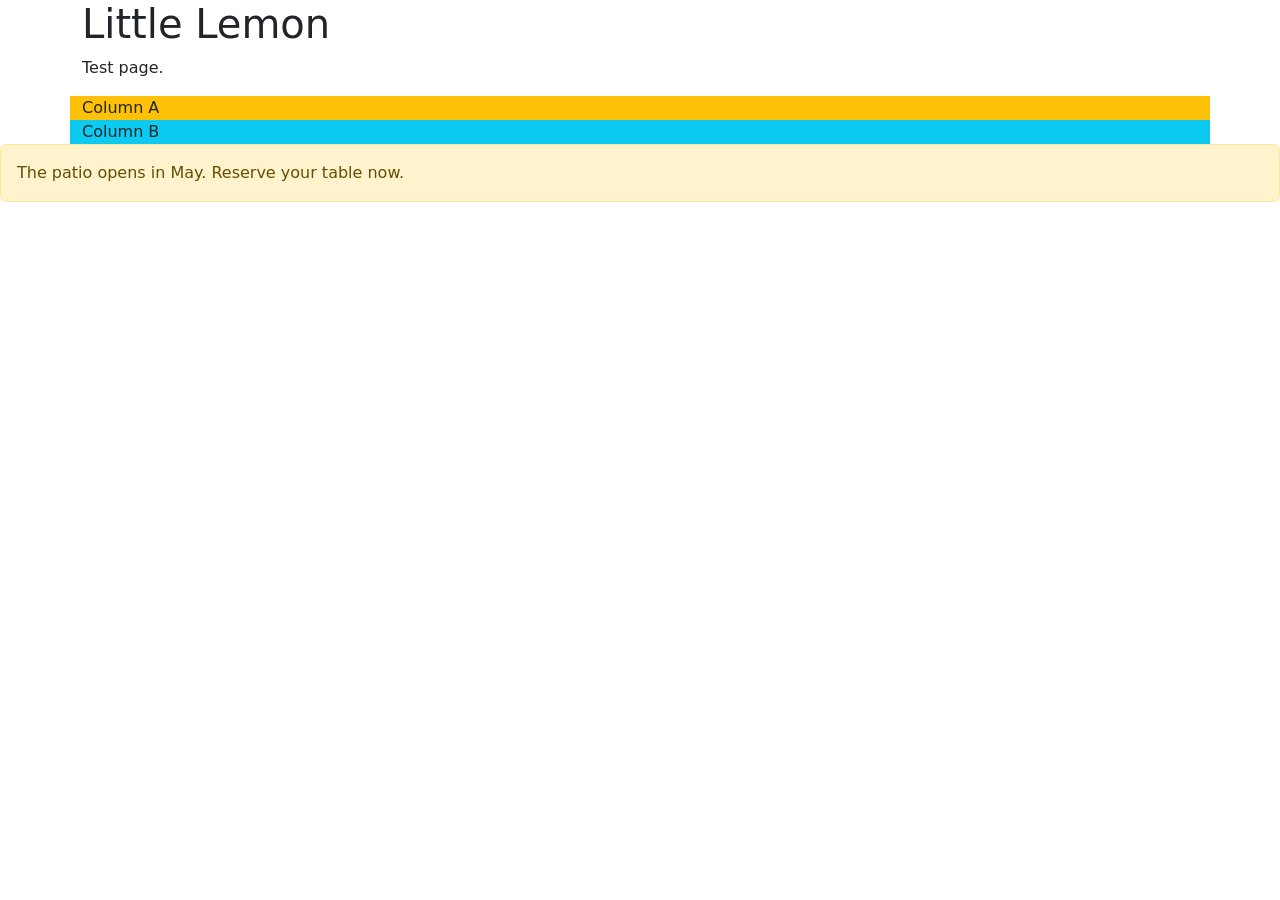
<file: cyoa/DinoCYOA/engine/bootsrap.html>
<!DOCTYPE html>
<html lang="en">
<head>
  <meta charset="UTF-8">
  <meta name="viewport" content="width=device-width, initial-scale=1">
  <title>Bootstrap test page</title>
  <link href="https://cdn.jsdelivr.net/npm/bootstrap@5.3.3/dist/css/bootstrap.min.css" rel="stylesheet">
</head>
<body>
  <div class="container">
    <h1>Little Lemon</h1>
    <p>Test page.</p>
    <div class="row">
      <div class="col-12 col-md-6 col-lg-12 bg-warning">Column A</div>
      <div class="col-12 bg-info">Column B</div>
    </div>
  </div>
  <div class="alert alert-warning" role="alert">
    The patio opens in May. Reserve your table now.
  </div>
</body>
</html>



<!--
  1) 
    A) 768-991px, and breaks it into 4 columns
    B) 576-767px and breaks it into 12 columns
    C) 1400+px, and into 3 columns
    D) 0-575px, 9 columns
  5) Past 1400 you need to use xxl


-->
</file>
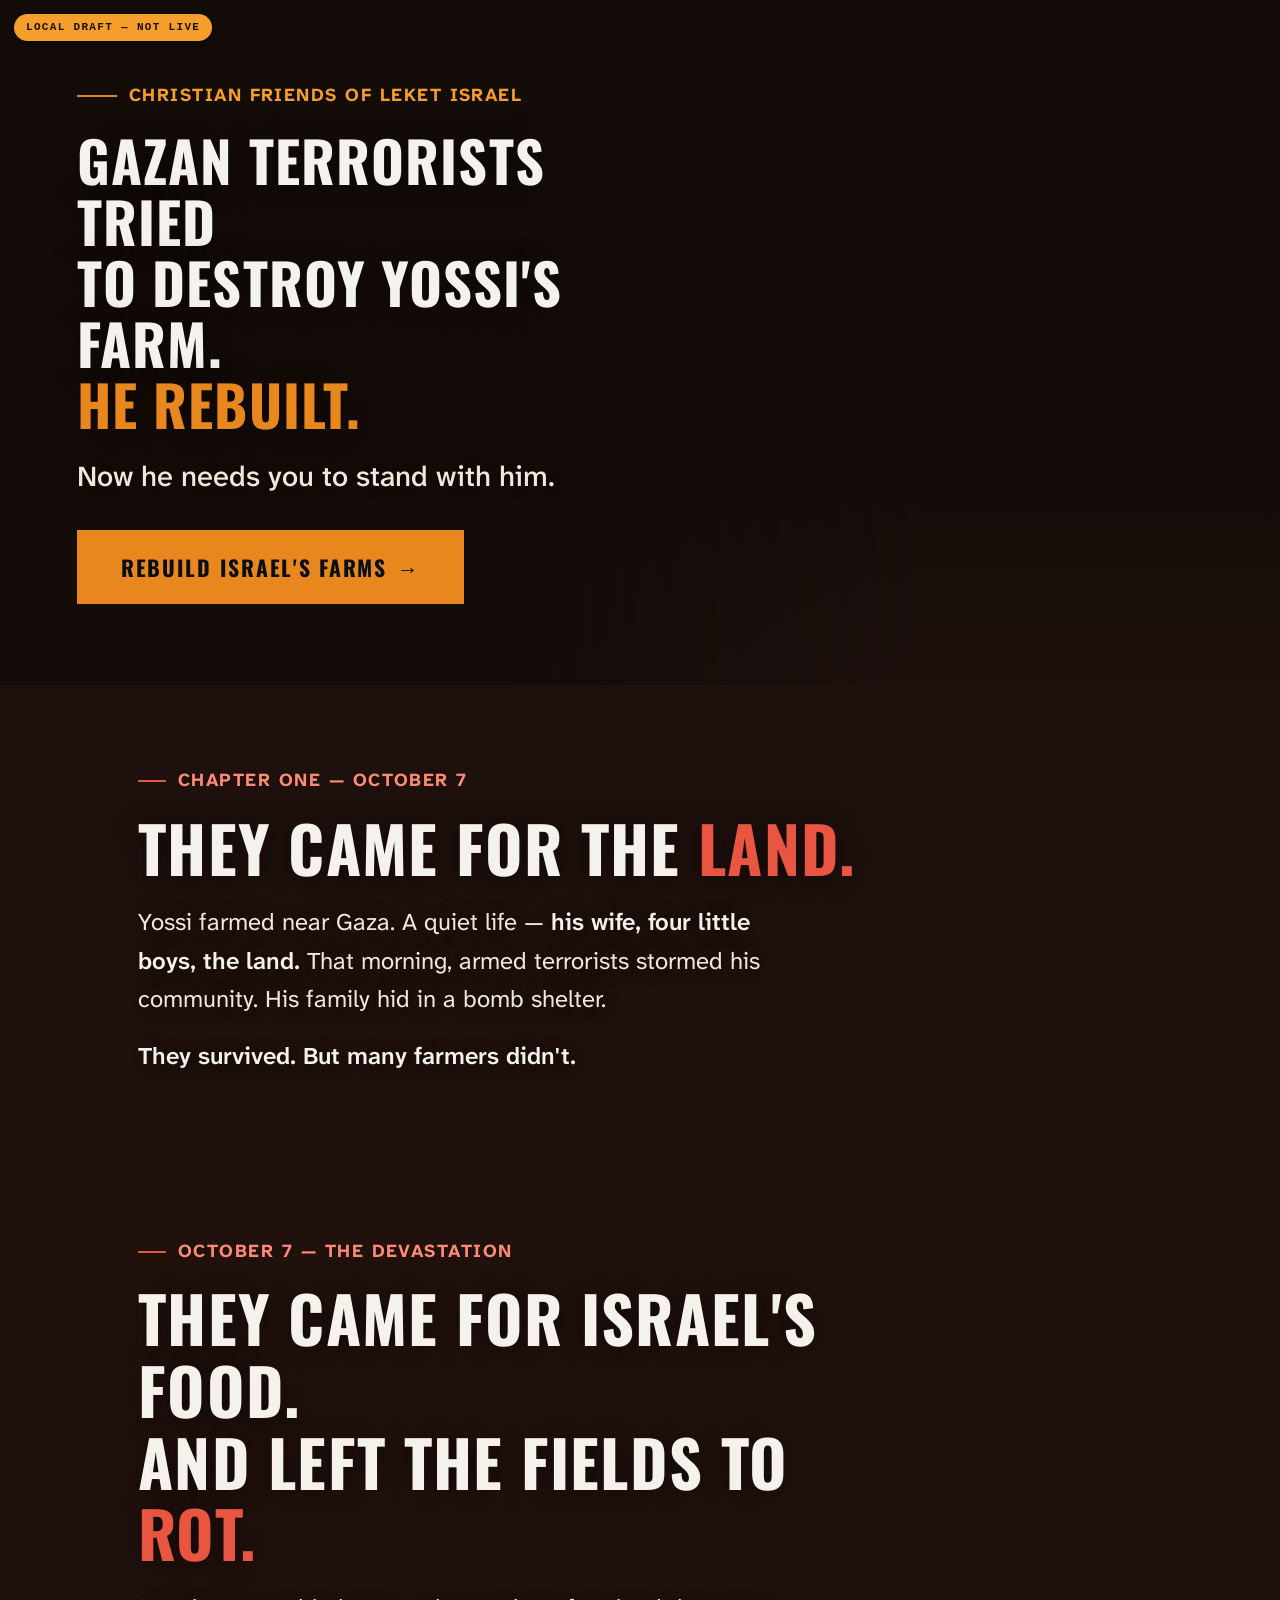
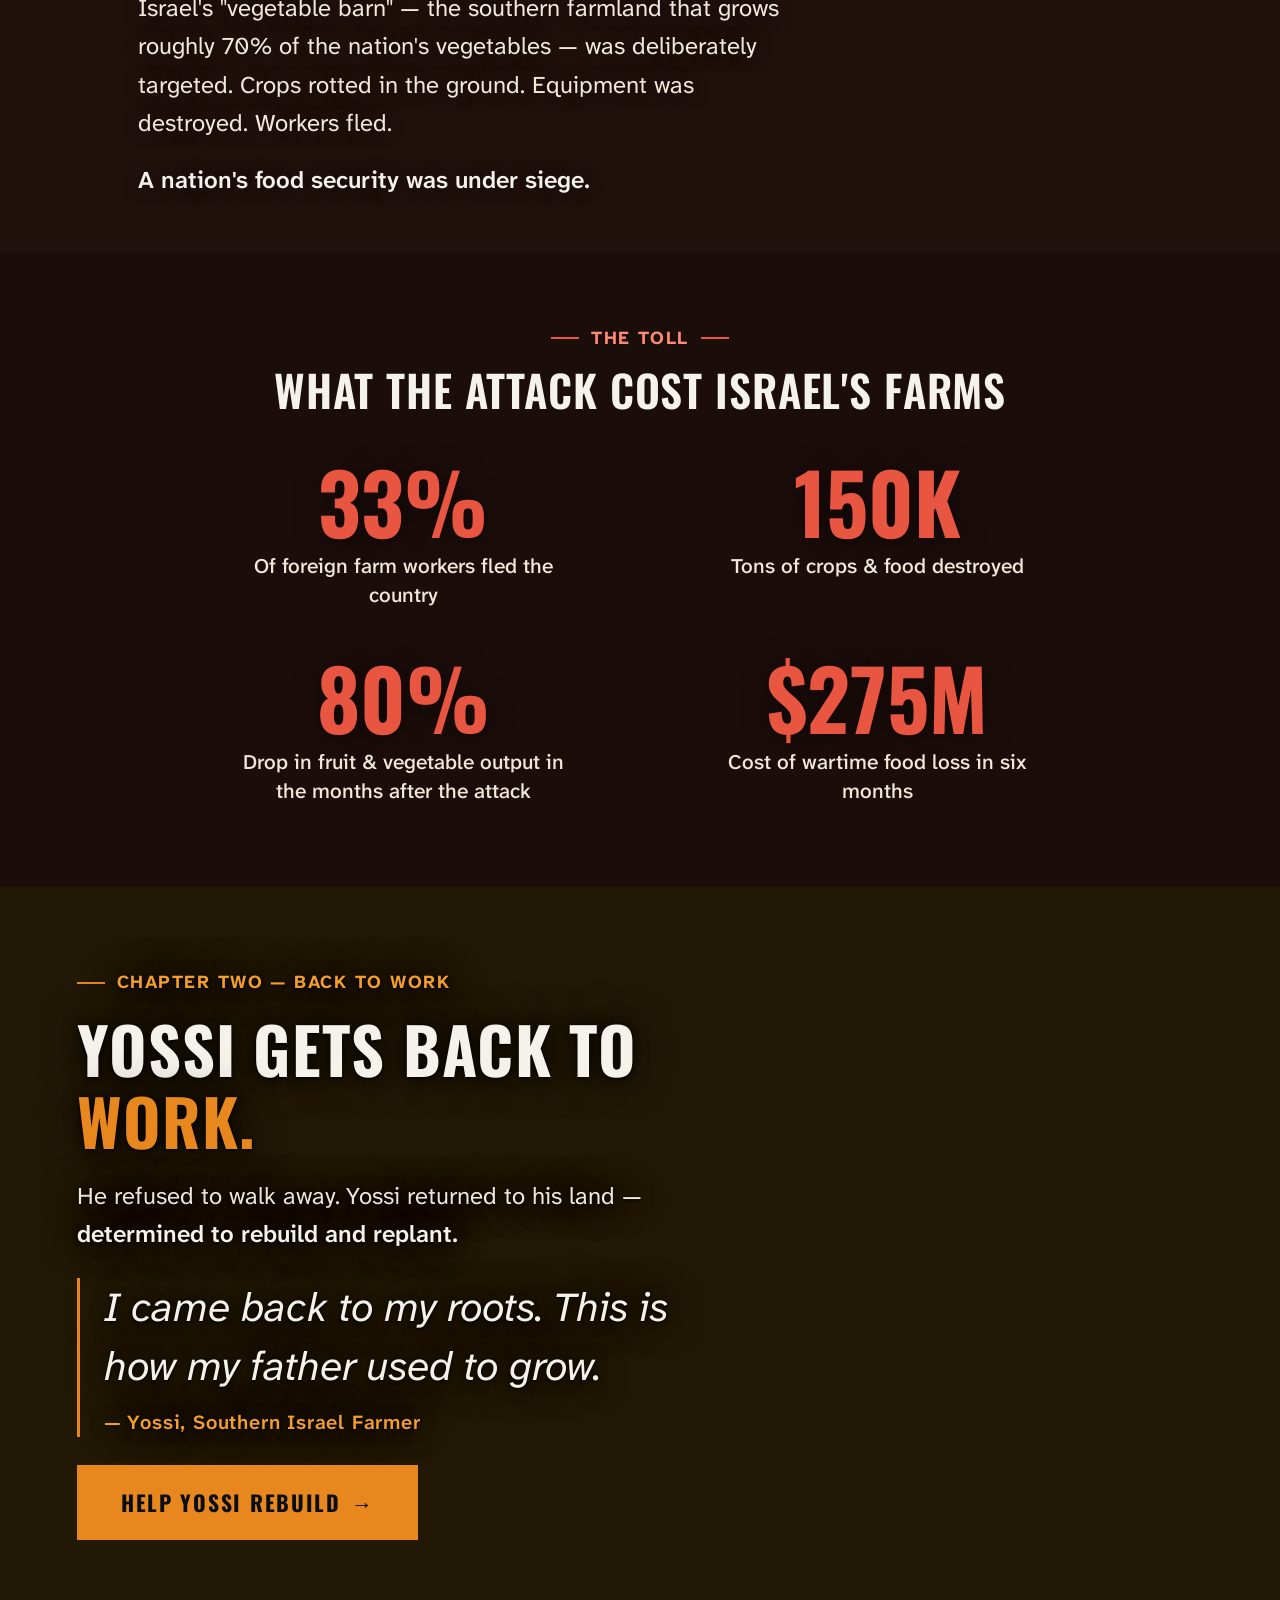
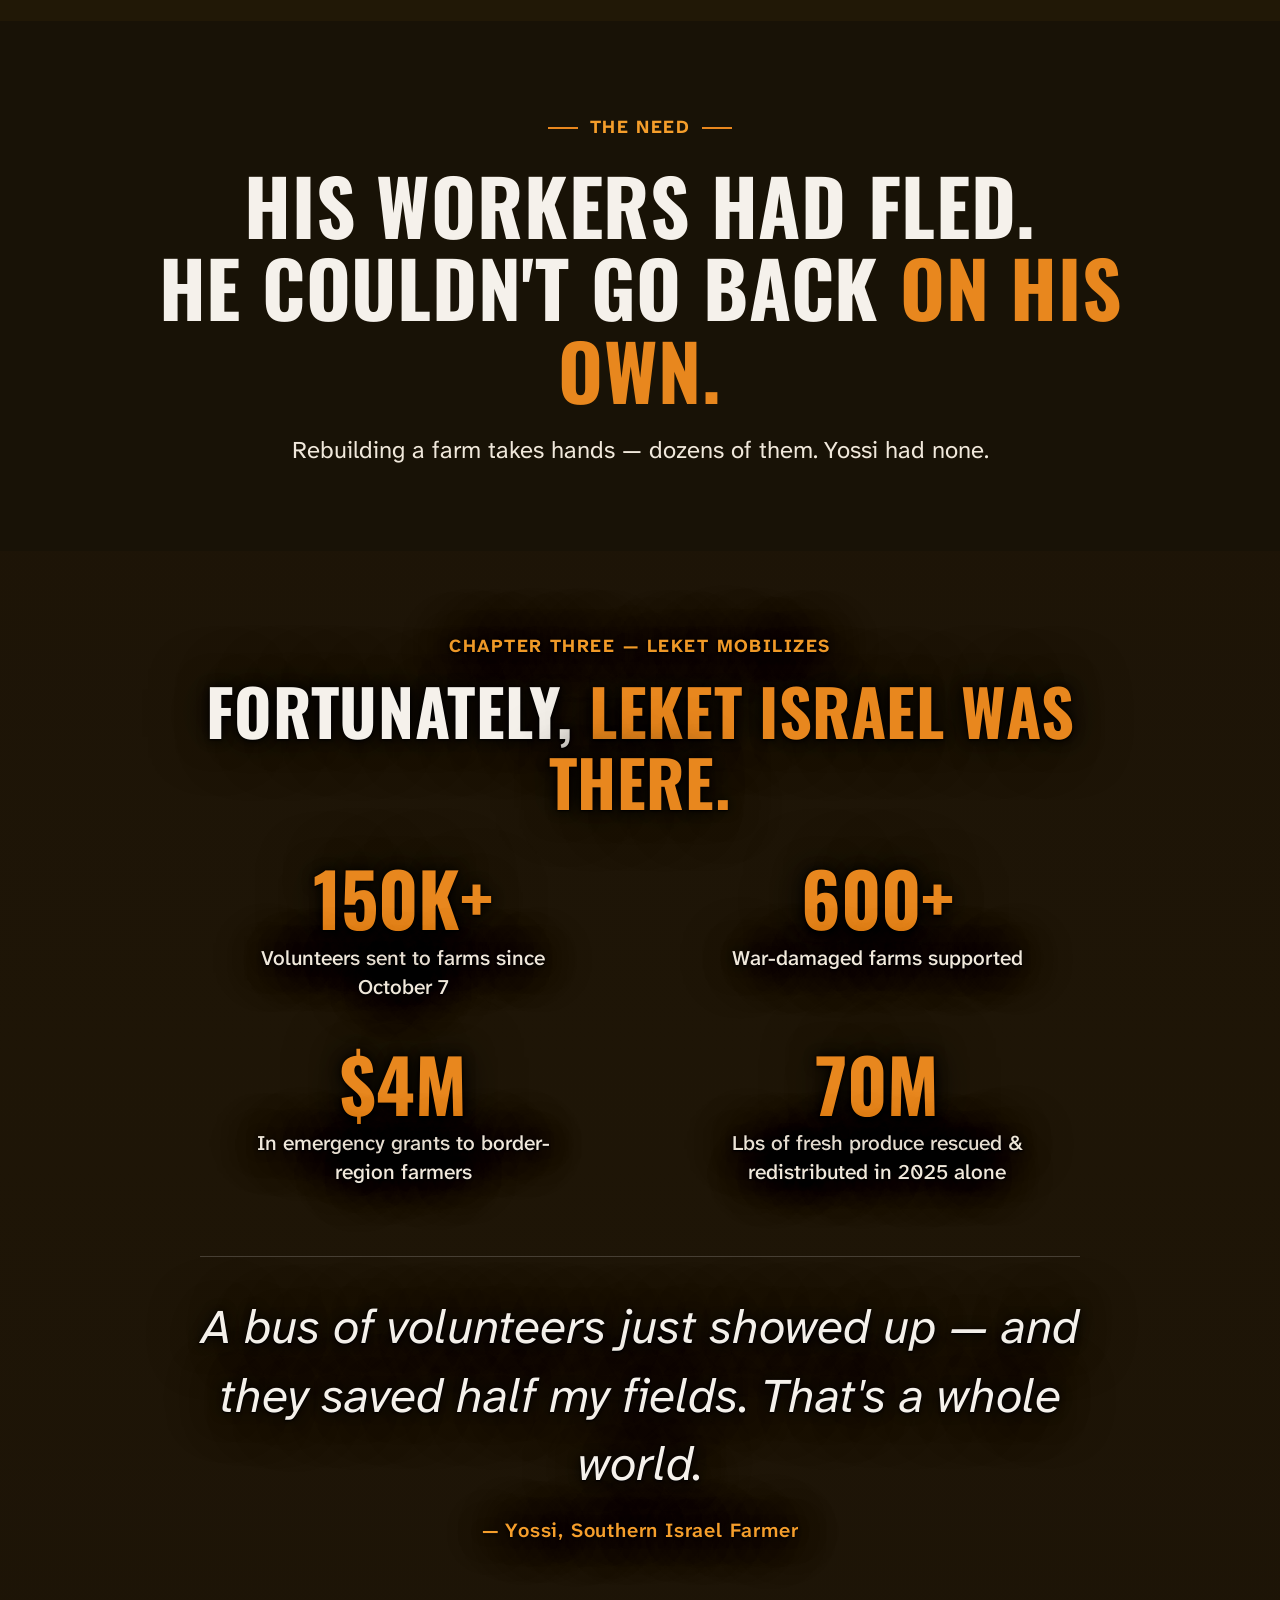
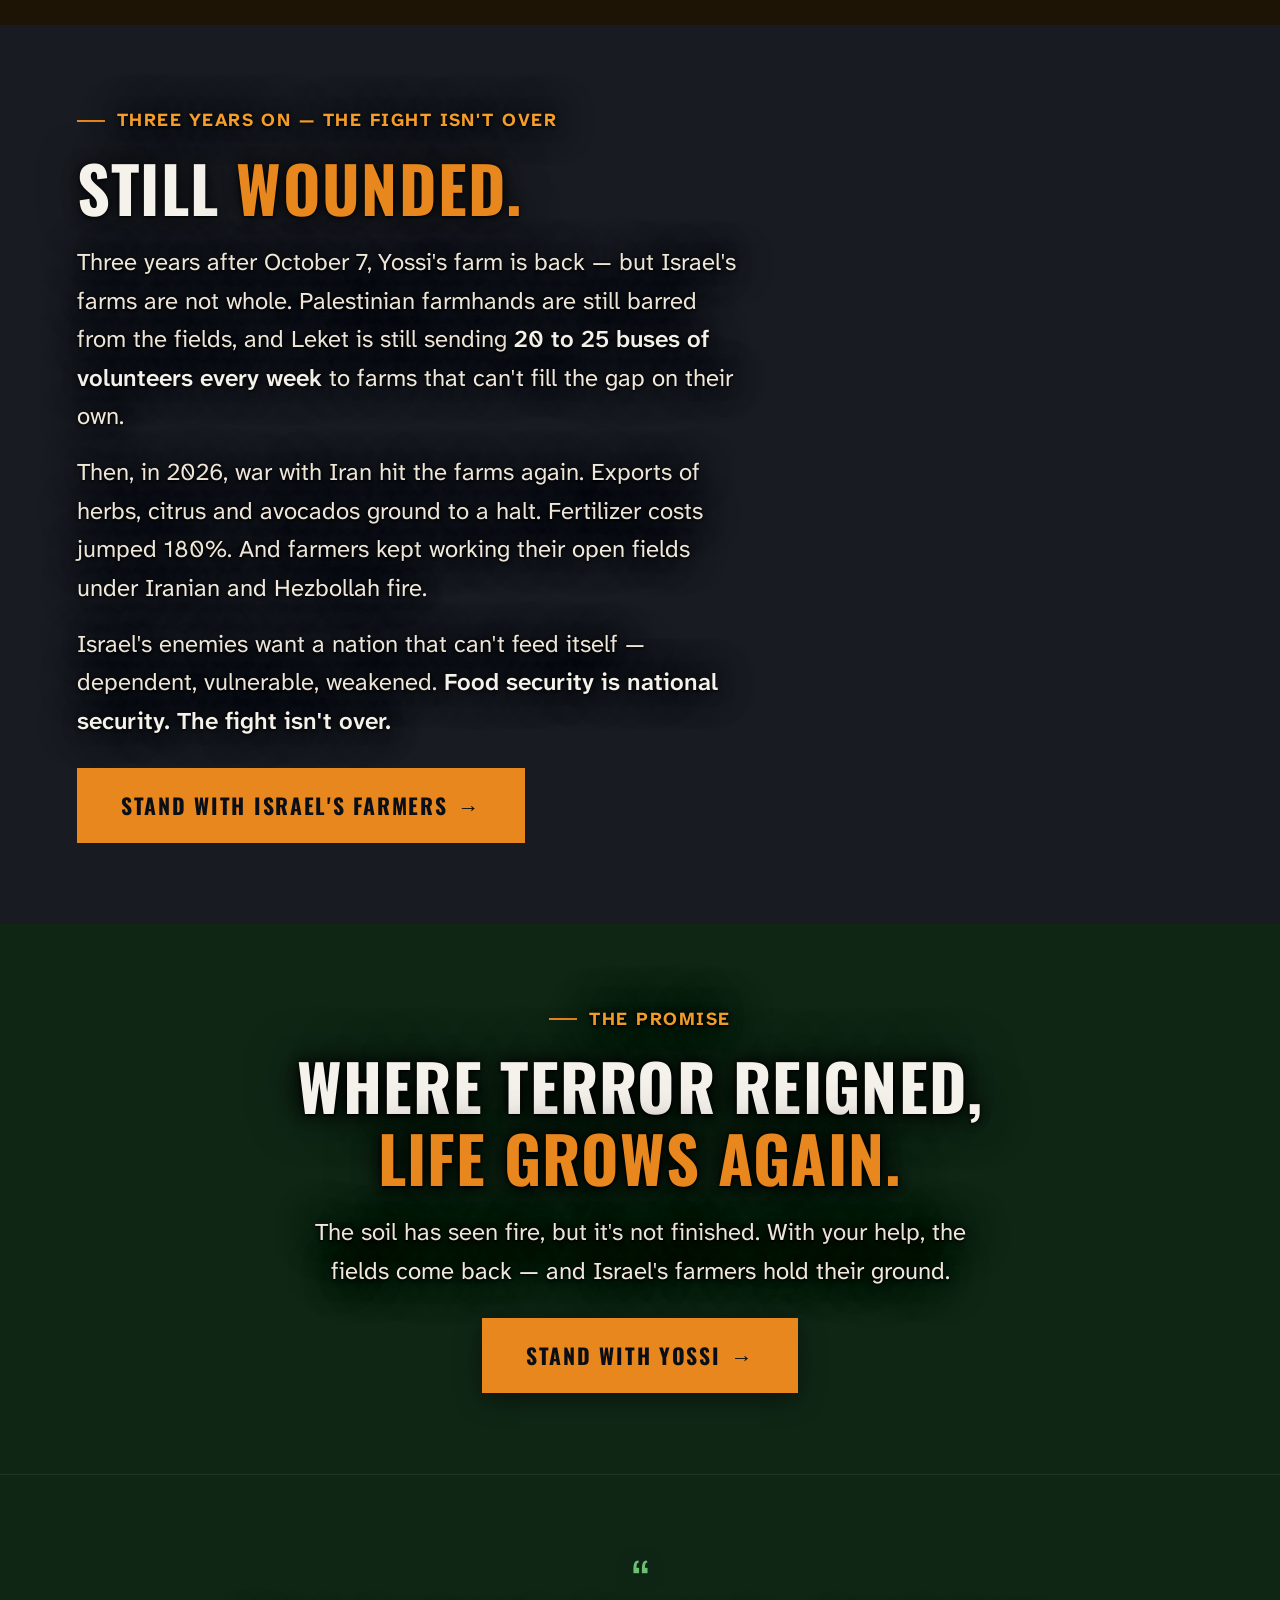
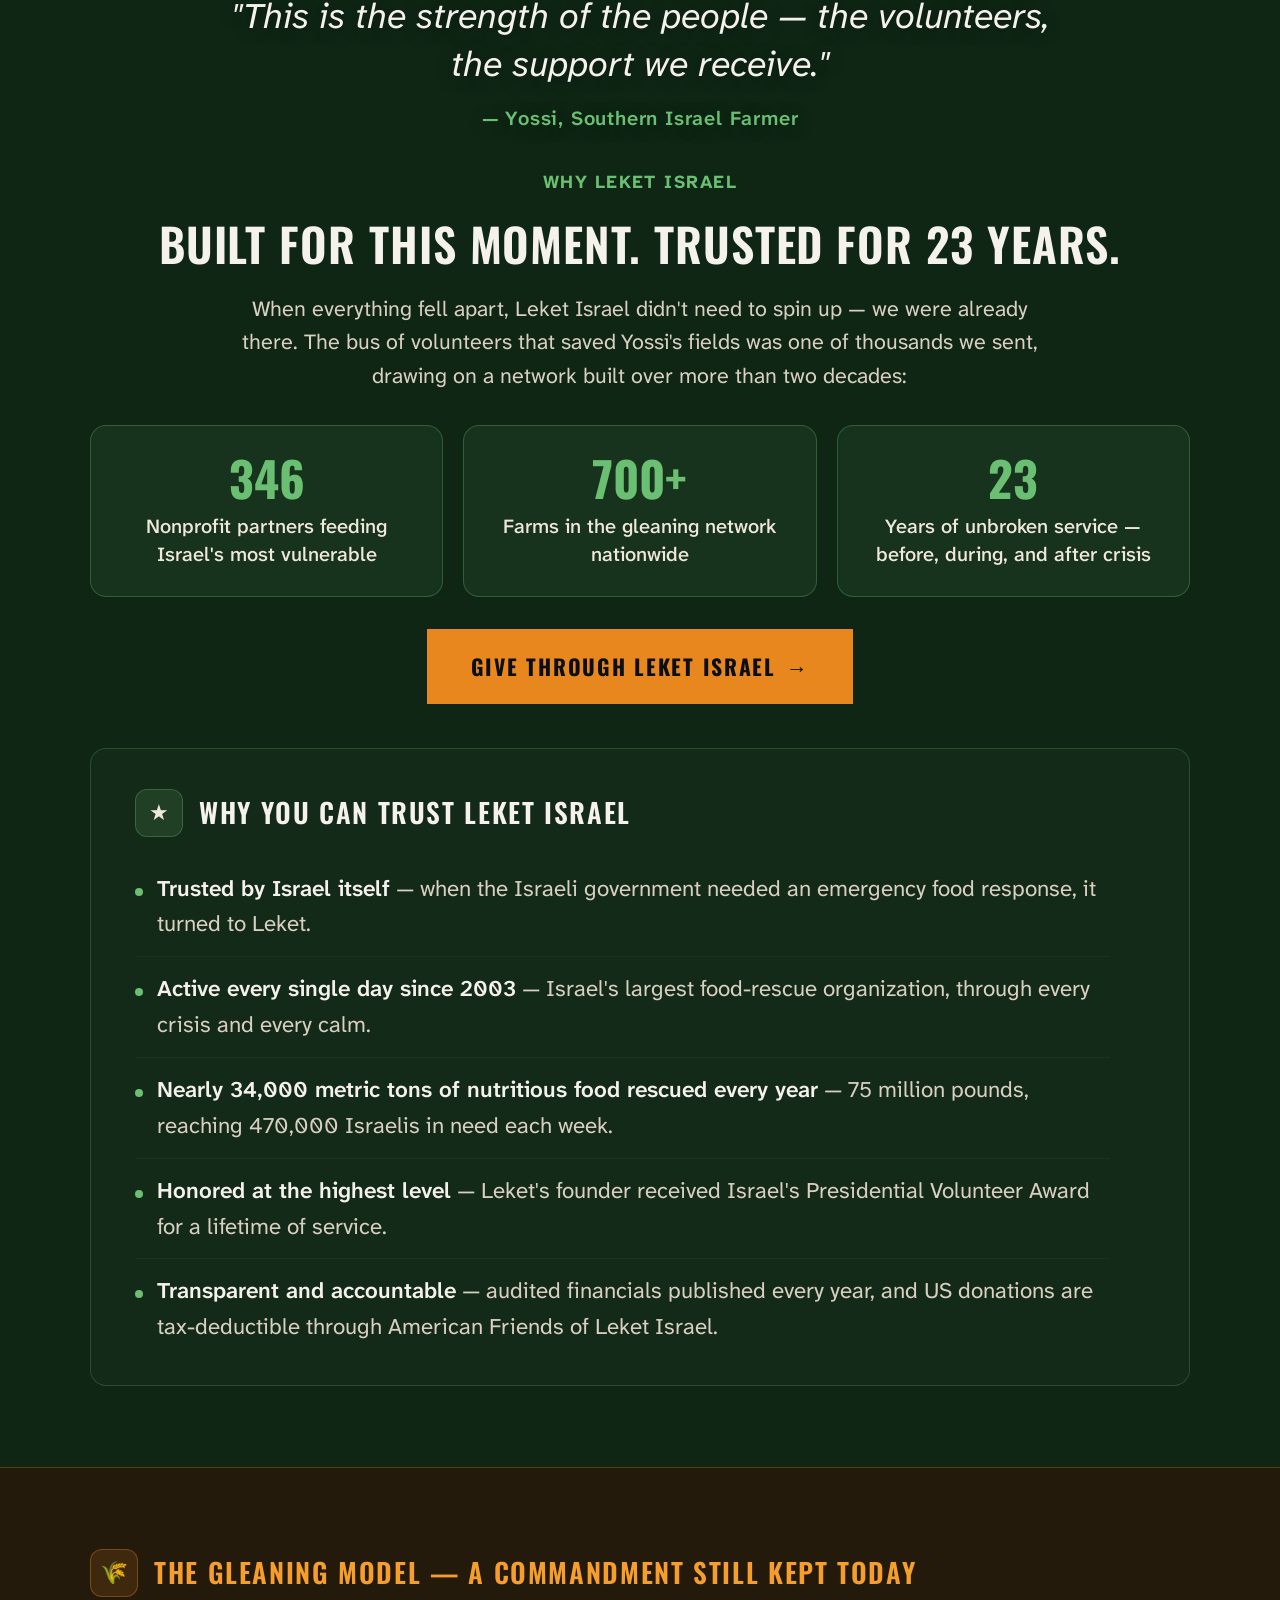
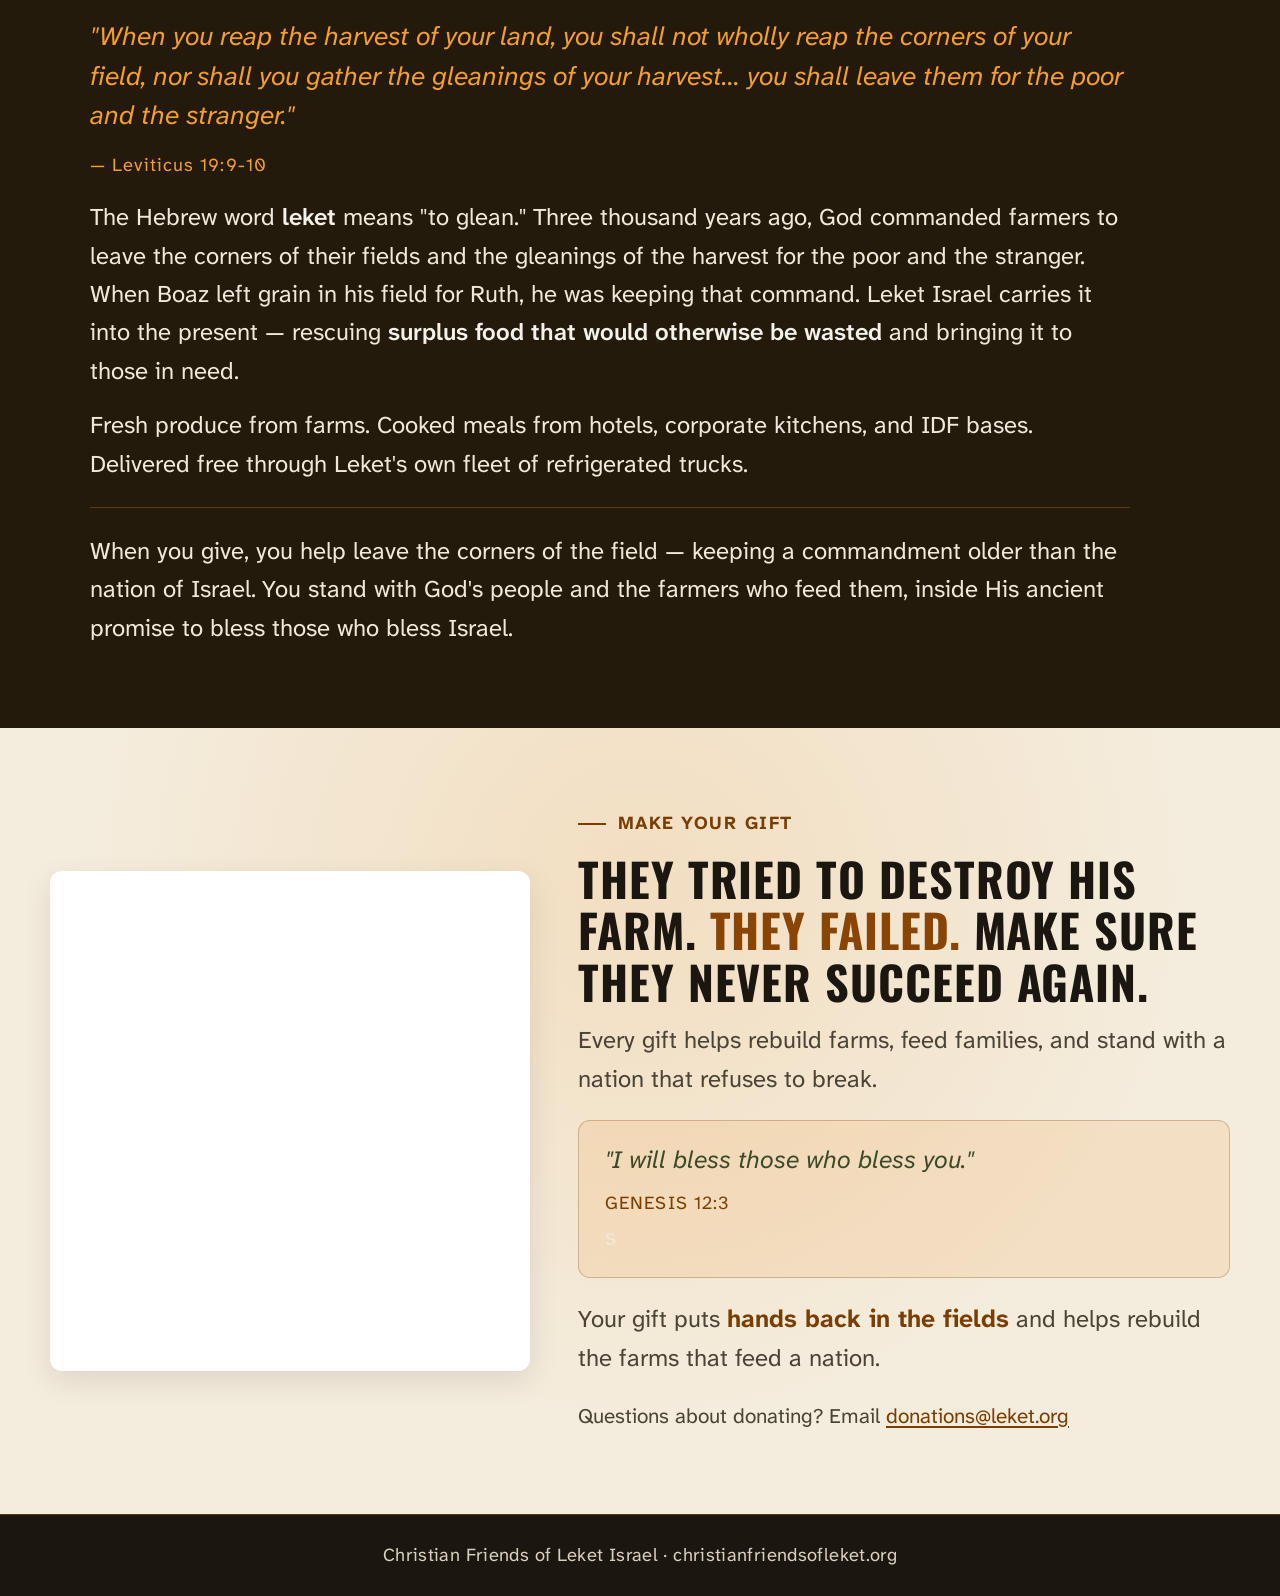
<file: cyoa/DinoCYOA/engine/home2.html>
<!doctype html>
<html lang="en">
<head>
<meta charset="utf-8">
<meta name="viewport" content="width=device-width, initial-scale=1.0, viewport-fit=cover">
<title>DRAFT — Rebuild Israel's Farms! - Christian Friends of Leket Israel</title>
<!--
  ════════════════════════════════════════════════════════════════════
  LOCAL DRAFT — NOT LIVE. Nothing on christianfriendsofleket.org has been changed.
  This file reproduces the #cfli-lp block from /rebuild-israels-farms/ (markup, CSS, script)
  with updated copy. Search for "UPDATED" to find every change.

  Changes vs. the live page (as of Nov 2, 2026):
   1. Devastation copy — "grows half the nation's food" → "grows roughly 70% of the nation's vegetables"
   2. Leket Mobilizes counter — 70K+ volunteers (2025 only) → 150K+ volunteers sent to farms since Oct 7
      (Leket reports: 25,000+ in late 2023, 51,000 in 2024, 73,894 in 2025)
   3. Leket Mobilizes counter — "70M lbs" label now says "in 2025 alone" (that is the 2025 figure)
   4. Still Wounded section — rewritten: three years on, labor gap still open (Palestinian workers barred,
      Leket still running 20–25 volunteer buses/week), plus the 2026 Iran war hit (exports halted,
      fertilizer +180%, farmers working under fire)
   5. Why Leket counter — 300 → 346 nonprofit partners (Leket 2025 Annual Report)
   6. Trust list — "60,000+ tons rescued every year" → "Nearly 34,000 metric tons (75 million lbs)"
      (Leket 2025 Annual Report: 33,939 metric tons / 74.8M lbs)

  Images, donate iframe, fonts and all other copy are unchanged from the live page.
  ALL SCROLL EFFECTS, SNAP LOCKING, CONTENT ANIMATIONS, AND FORCED 100VH HEIGHTS REMOVED.
  ════════════════════════════════════════════════════════════════════
-->
<style>
  html, body { margin: 0; padding: 0; background: #1c100c; }
  /* small local-only marker so this file is never mistaken for the live page — delete before publishing */
  .cfli-draft-tag { position: fixed; left: 14px; top: 14px; z-index: 9999; font: 600 11px/1 'IBM Plex Mono', monospace; letter-spacing: .12em; text-transform: uppercase; color: #1c100c; background: #f59e2b; padding: 8px 12px; border-radius: 999px; box-shadow: 0 4px 16px rgba(0,0,0,.4); }
</style>
<style>
@import url('https://fonts.googleapis.com/css2?family=Oswald:wght@400;500;600;700&family=Atkinson+Hyperlegible+Next:ital,wght@0,400;0,500;0,600;0,700;1,400;1,700&display=swap');

/* ════════════ SCOPED RESET + TOKENS ════════════ */
#cfli-lp {
  --navy: #0a0e17;
  --charcoal: #141a26;
  --charcoal-light: #1c2435;
  --slate: #2a3347;
  --amber: #e8871e;
  --amber-bright: #f59e2b;
  --amber-glow: rgba(232,135,30,0.15);
  --amber-muted: rgba(232,135,30,0.08);
  --cream: #f0e8db;
  --cream-dim: #d9d0c2;
  --white: #f5f1eb;
  --red-dark: #8b2020;
  --olive: #3d4a2a;
  --border: rgba(255,255,255,0.07);
  --border-light: rgba(255,255,255,0.04);
  --card-bg: rgba(255,255,255,0.03);
  --ember: #e85540;
  --ember-text: #ff8a76;
  --green: #6bbf73;
  --sec-pad: clamp(64px, 9vh, 110px);
  width: 100vw;
  max-width: 100vw;
  margin-left: calc(50% - 50vw);
  margin-right: calc(50% - 50vw);
  position: relative;
  overflow-x: clip;
  font-family: 'Atkinson Hyperlegible Next', 'Atkinson Hyperlegible', 'Helvetica Neue', Arial, sans-serif;
  background: #1c100c;
  color: var(--cream);
  line-height: 1.6;
  font-size: 24px;
  -webkit-font-smoothing: auto;
  text-align: left;
}
#cfli-lp *, #cfli-lp *::before, #cfli-lp *::after { box-sizing: border-box; }
#cfli-lp * { margin: 0; padding: 0; }
#cfli-lp a { text-decoration: none; }
#cfli-lp a:focus-visible,
#cfli-lp .cta-btn:focus-visible { outline: 3px solid var(--cream); outline-offset: 3px; }
#cfli-lp h1, #cfli-lp h2, #cfli-lp h3,
#cfli-lp .stat-num, #cfli-lp .cta-btn {
  font-family: 'Oswald', 'Arial Narrow', sans-serif;
  text-transform: uppercase;
  letter-spacing: 0.02em;
  font-weight: 700;
}

/* ════════════ HERO ════════════ */
#cfli-lp .intro-seq { position: relative; background: #1c100c; }
#cfli-lp .intro-pin { position: relative; }
#cfli-lp .hero {
  position: relative;
  min-height: 76vh;
  display: flex;
  align-items: center;
  overflow: hidden;
  padding: var(--sec-pad) 0;
}
#cfli-lp .hero-bg {
  position: absolute; inset: 0;
  background: url('https://www.christianfriendsofleket.org/wp-content/uploads/2026/05/yossi-image-hero-section.jpg') center/cover no-repeat;
}
#cfli-lp .hero-scrim {
  position: absolute; inset: 0;
  background: linear-gradient(to top, #1c100c 2%, rgba(28,16,12,0.55) 45%, rgba(28,16,12,0.22) 100%);
}
#cfli-lp .hero-inner { position: relative; z-index: 2; max-width: 1000px; padding: 0 48px; width: 100%; }
#cfli-lp .hero-eyebrow {
  font-size: 1.15rem; font-weight: 700; color: var(--amber-bright);
  letter-spacing: 0.08em; text-transform: uppercase; margin-bottom: 20px;
  display: flex; align-items: center; gap: 12px;
}
#cfli-lp .hero-eyebrow::before { content: ''; width: 40px; height: 2px; background: var(--amber); }
#cfli-lp .hero h1 {
  font-size: clamp(3rem, 7vw, 5.6rem);
  line-height: 1.08;
  color: var(--white);
  margin-bottom: 20px;
  text-shadow: 0 2px 30px rgba(0,0,0,0.4);
}
#cfli-lp .line-mask, #cfli-lp .line-mask .line { display: block; }
#cfli-lp .hero h1 em { font-style: normal; color: var(--amber); }
#cfli-lp .hero-bottom-cluster { margin-top: 10px; }
#cfli-lp .hero-sub {
  font-size: 1.8rem; color: var(--cream); margin-bottom: 32px;
  font-weight: 500; line-height: 1.5; max-width: 640px;
  text-shadow: 0 1px 12px rgba(0,0,0,0.5);
}
#cfli-lp .cta-btn {
  display: inline-flex; align-items: center; gap: 10px;
  padding: 20px 44px; min-height: 62px;
  background: var(--amber); color: var(--navy);
  font-size: 1.35rem; letter-spacing: 0.08em;
  border: none; cursor: pointer;
}
#cfli-lp .cta-btn:hover { background: var(--amber-bright); box-shadow: 0 8px 30px rgba(232,135,30,0.3); }

@media (min-width: 769px) {
  #cfli-lp .hero { background: #140c08; padding: 0; }
  #cfli-lp .hero-inner {
    width: 56%;
    max-width: 780px;
    margin: 0 auto 0 0;
    padding: var(--sec-pad) clamp(28px,3vw,56px) var(--sec-pad) clamp(48px,6vw,110px);
  }
  #cfli-lp .hero h1 { font-size: clamp(3rem, 4.4vw, 4.8rem); }
  #cfli-lp .hero-bg { inset: 0 0 0 auto; width: 58%; background-position: center; }
  #cfli-lp .hero-scrim {
    background:
      linear-gradient(to right, #140c08 40%, rgba(20,12,8,0) 72%),
      linear-gradient(to top, #1c100c 0%, rgba(28,16,12,0) 30%);
  }
}

/* ════════════ PANELS (compact natural height) ════════════ */
#cfli-lp .panel {
  position: relative;
  display: flex;
  align-items: center;
  overflow: hidden;
  padding: var(--sec-pad) 0;
}
#cfli-lp .panel--center { justify-content: center; }
#cfli-lp .panel-bg { position: absolute; inset: 0; background-size: cover; background-position: center; }
#cfli-lp .panel-scrim { position: absolute; inset: 0; background: linear-gradient(to top, var(--navy) 0%, rgba(10,14,23,0.78) 35%, rgba(10,14,23,0.4) 70%, rgba(10,14,23,0.55) 100%); }
#cfli-lp .panel-inner { position: relative; z-index: 2; max-width: 1100px; margin: 0 auto; padding: 0 48px; width: 100%; }
#cfli-lp .panel-content { max-width: 760px; }
#cfli-lp .panel--center .panel-content { max-width: 760px; margin: 0 auto; text-align: center; }
#cfli-lp .panel-eyebrow {
  font-size: 1.15rem; font-weight: 700; color: var(--amber-bright);
  letter-spacing: 0.08em; text-transform: uppercase; margin-bottom: 16px;
  display: flex; align-items: center; gap: 12px;
}
#cfli-lp .panel-eyebrow::before { content: ''; width: 28px; height: 2px; background: var(--amber); }
#cfli-lp .panel--center .panel-eyebrow { justify-content: center; }
#cfli-lp .panel-title {
  font-size: clamp(2.5rem, 5vw, 4rem);
  line-height: 1.12; color: var(--white);
  margin-bottom: 20px; text-shadow: 0 2px 24px rgba(0,0,0,0.5);
}
#cfli-lp .panel-title em { font-style: normal; color: var(--amber); }
#cfli-lp .panel-text {
  font-size: 1.5rem; line-height: 1.6; color: var(--cream);
  margin-bottom: 18px; max-width: 28em;
  text-shadow: 0 1px 16px rgba(0,0,0,0.5);
}
#cfli-lp .panel--center .panel-text { margin-left: auto; margin-right: auto; }
#cfli-lp .panel-text strong { color: var(--white); font-weight: 600; }
#cfli-lp .panel-text:last-child { margin-bottom: 0; }
#cfli-lp .panel-quote {
  font-size: clamp(1.9rem, 3.2vw, 2.6rem);
  font-style: italic; color: var(--white); line-height: 1.45;
  margin: 24px 0; padding-left: 24px; border-left: 3px solid var(--amber);
  text-shadow: 0 1px 16px rgba(0,0,0,0.5);
}
#cfli-lp .panel-quote cite {
  display: block; font-size: 1.25rem; font-weight: 600; font-style: normal;
  color: var(--amber-bright); letter-spacing: 0.04em; margin-top: 12px;
}
#cfli-lp .panel-cta { margin-top: 28px; }

/* Attack layer */
#cfli-lp .attack-layer .panel-scrim { background: linear-gradient(to top, #20110d 0%, rgba(32,17,13,0.82) 35%, rgba(32,17,13,0.45) 70%, rgba(32,17,13,0.6) 100%); }
#cfli-lp .attack-layer .panel-eyebrow { color: var(--ember-text); }
#cfli-lp .attack-layer .panel-eyebrow::before { background: var(--ember); }
#cfli-lp .attack-layer .panel-title em { color: var(--ember); }

/* Bright-image panel */
#cfli-lp .panel--bright { background: #0f2615; }
#cfli-lp .panel--bright .panel-eyebrow,
#cfli-lp .panel--bright .panel-title,
#cfli-lp .panel--bright .panel-text {
  text-shadow: 0 1px 2px rgba(0,0,0,1), 0 0 10px rgba(0,0,0,0.95), 0 0 26px rgba(0,0,0,0.85), 0 0 50px rgba(0,0,0,0.6);
}
#cfli-lp .panel--bright .cta-btn { box-shadow: 0 6px 24px rgba(0,0,0,0.45); }

/* Zone Turn & Zone Neutral */
#cfli-lp .zone-turn { background: #211806; }
#cfli-lp .zone-neutral { background: #181b21; }
#cfli-lp .zone-turn .panel-scrim { background: linear-gradient(to top, #211806 0%, rgba(33,24,6,0.84) 35%, rgba(33,24,6,0.56) 70%, rgba(33,24,6,0.62) 100%); }
#cfli-lp .zone-neutral .panel-scrim { background: linear-gradient(to top, #181b21 0%, rgba(24,27,33,0.84) 35%, rgba(24,27,33,0.56) 70%, rgba(24,27,33,0.62) 100%); }

@media (min-width: 769px) {
  #cfli-lp .zone-turn .panel-inner,
  #cfli-lp .zone-neutral .panel-inner { max-width: none; margin: 0; padding-left: clamp(48px,6vw,110px); padding-right: 48px; }
  #cfli-lp .zone-turn .panel-content,
  #cfli-lp .zone-neutral .panel-content { max-width: 660px; }
  #cfli-lp .zone-turn .panel-scrim {
    background:
      linear-gradient(to right, rgba(33,24,6,0.74) 0%, rgba(33,24,6,0.52) 40%, rgba(33,24,6,0.18) 64%, rgba(33,24,6,0) 80%),
      linear-gradient(to top, rgba(33,24,6,0.5) 0%, rgba(33,24,6,0) 30%);
  }
  #cfli-lp .zone-neutral .panel-scrim {
    background:
      linear-gradient(to right, rgba(24,27,33,0.74) 0%, rgba(24,27,33,0.52) 40%, rgba(24,27,33,0.18) 64%, rgba(24,27,33,0) 80%),
      linear-gradient(to top, rgba(24,27,33,0.5) 0%, rgba(24,27,33,0) 30%);
  }
  #cfli-lp .zone-turn .panel-eyebrow, #cfli-lp .zone-turn .panel-title,
  #cfli-lp .zone-turn .panel-text, #cfli-lp .zone-turn .panel-quote,
  #cfli-lp .zone-neutral .panel-eyebrow, #cfli-lp .zone-neutral .panel-title,
  #cfli-lp .zone-neutral .panel-text, #cfli-lp .zone-neutral .panel-quote {
    text-shadow: 0 1px 3px rgba(0,0,0,0.92), 0 0 16px rgba(0,0,0,0.72), 0 0 40px rgba(0,0,0,0.5);
  }
}

/* ════════════ DEVASTATION (unified chapter) ════════════ */
#cfli-lp .devastation { position: relative; background: #20110d; z-index: 1; }
#cfli-lp .devastation-pin { position: relative; overflow: hidden; }
#cfli-lp .devastation-pin .panel-bg { position: absolute; inset: 0; background-size: cover; background-position: center; }
#cfli-lp .devastation-scrim { position: absolute; inset: 0; background: linear-gradient(to top, #20110d 0%, rgba(32,17,13,0.72) 45%, rgba(32,17,13,0.42) 100%); }
#cfli-lp .devastation-layer { position: relative; display: flex; }
#cfli-lp .devastation-text { padding: var(--sec-pad) 0 calc(var(--sec-pad) * 0.65); z-index: 2; }
#cfli-lp .devastation-figures { justify-content: center; padding: calc(var(--sec-pad) * 0.75) 0 var(--sec-pad); z-index: 3; }
#cfli-lp .devastation .panel-eyebrow,
#cfli-lp .devastation .figures-eyebrow { color: var(--ember-text); }
#cfli-lp .devastation .panel-eyebrow::before,
#cfli-lp .devastation .figures-eyebrow::before,
#cfli-lp .devastation .figures-eyebrow::after { background: var(--ember); }
#cfli-lp .devastation .panel-title em,
#cfli-lp .devastation .fig-num { color: var(--ember); }
#cfli-lp .figures-darken { position: absolute; inset: 0; background: rgba(26,12,9,0.78); }
#cfli-lp .figures-inner { position: relative; z-index: 1; max-width: 1040px; width: 100%; padding: 0 48px; margin: 0 auto; text-align: center; }
#cfli-lp .figures-eyebrow {
  font-size: 1.15rem; font-weight: 700; letter-spacing: 0.08em; text-transform: uppercase;
  margin-bottom: 12px; display: inline-flex; align-items: center; gap: 12px;
}
#cfli-lp .figures-eyebrow::before, #cfli-lp .figures-eyebrow::after { content: ''; width: 28px; height: 2px; }
#cfli-lp .figures-lead {
  font-family: 'Oswald', sans-serif; font-size: clamp(1.9rem, 3.4vw, 2.8rem);
  font-weight: 600; color: var(--white); text-transform: uppercase;
  letter-spacing: 0.02em; line-height: 1.15; margin-bottom: 44px;
}
#cfli-lp .fig-grid { display: grid; grid-template-columns: 1fr 1fr; gap: 44px 48px; max-width: 900px; margin: 0 auto; }
#cfli-lp .fig-item { text-align: center; }
#cfli-lp .fig-num {
  font-family: 'Oswald', sans-serif; font-weight: 700;
  font-size: clamp(3rem, 7.5vw, 5.2rem); line-height: 1;
  margin-bottom: 10px; text-shadow: 0 2px 24px rgba(0,0,0,0.5);
}
#cfli-lp .fig-label { font-size: 1.3rem; line-height: 1.4; font-weight: 500; color: var(--cream); max-width: 340px; margin: 0 auto; }

/* ════════════ STATEMENT (compact headline banner) ════════════ */
#cfli-lp .statement {
  position: relative; background: #181206;
  display: flex; align-items: center; justify-content: center;
  padding: var(--sec-pad) 28px; overflow: hidden;
}
#cfli-lp .statement-inner { position: relative; max-width: 1000px; margin: 0 auto; text-align: center; }
#cfli-lp .statement-eyebrow {
  font-size: 1.15rem; font-weight: 700; color: var(--amber-bright);
  letter-spacing: 0.08em; text-transform: uppercase; margin-bottom: 20px;
  display: inline-flex; align-items: center; gap: 12px;
}
#cfli-lp .statement-eyebrow::before, #cfli-lp .statement-eyebrow::after { content: ''; width: 30px; height: 2px; background: var(--amber); }
#cfli-lp .statement-title {
  font-family: 'Oswald', sans-serif; font-weight: 700;
  font-size: clamp(2.8rem, 6.5vw, 4.8rem); line-height: 1.08;
  color: var(--white); text-transform: uppercase; letter-spacing: 0.01em; margin-bottom: 20px;
}
#cfli-lp .statement-title em { font-style: normal; color: var(--amber); }
#cfli-lp .statement-sub { font-size: 1.5rem; color: var(--cream); max-width: 30em; margin: 0 auto; line-height: 1.6; }

/* ════════════ MOBILIZE (stats + quote flows together) ════════════ */
#cfli-lp .mobilize { position: relative; background: #211806; z-index: 1; }
#cfli-lp .mobilize-pin { position: relative; overflow: hidden; }
#cfli-lp .mobilize-pin .panel-bg { position: absolute; inset: 0; background-size: cover; background-position: center; }
#cfli-lp .mobilize-scrim { position: absolute; inset: 0; background: linear-gradient(to top, rgba(28,19,7,0.78) 0%, rgba(28,19,7,0.58) 48%, rgba(28,19,7,0.78) 100%); }
#cfli-lp .mobilize-layer { position: relative; display: flex; align-items: center; justify-content: center; padding: 0 28px; }
#cfli-lp .mob-stats-layer { padding-top: var(--sec-pad); padding-bottom: calc(var(--sec-pad) * 0.5); z-index: 2; }
#cfli-lp .mob-quote-layer { padding-top: calc(var(--sec-pad) * 0.35); padding-bottom: var(--sec-pad); z-index: 3; }
#cfli-lp .mob-inner { max-width: 1040px; width: 100%; margin: 0 auto; text-align: center; }
#cfli-lp .mob-eyebrow {
  font-size: 1.15rem; font-weight: 700; color: var(--amber-bright);
  letter-spacing: 0.08em; text-transform: uppercase; margin-bottom: 14px;
}
#cfli-lp .mob-headline {
  font-family: 'Oswald', sans-serif; font-weight: 700;
  font-size: clamp(2.5rem, 5.5vw, 4rem); line-height: 1.1;
  color: var(--white); text-transform: uppercase; letter-spacing: 0.01em; margin-bottom: 44px;
}
#cfli-lp .mob-headline em { font-style: normal; color: var(--amber); }
#cfli-lp .mob-grid { display: grid; grid-template-columns: 1fr 1fr; gap: 44px 48px; max-width: 900px; margin: 0 auto; }
#cfli-lp .mob-item { text-align: center; }
#cfli-lp .mob-num {
  font-family: 'Oswald', sans-serif; font-weight: 700;
  font-size: clamp(2.6rem, 6.5vw, 4.6rem); color: var(--amber);
  line-height: 1; margin-bottom: 10px;
}
#cfli-lp .mob-label { font-size: 1.3rem; line-height: 1.4; font-weight: 500; color: var(--cream); max-width: 340px; margin: 0 auto; }
#cfli-lp .mob-quote {
  font-style: italic; font-size: clamp(2.1rem, 3.8vw, 3rem);
  line-height: 1.42; color: var(--white); max-width: 880px; margin: 0 auto;
  border-top: 1px solid rgba(255,255,255,0.18); padding-top: 36px;
}
#cfli-lp .mob-quote cite {
  display: block; font-size: 1.25rem; font-weight: 600; font-style: normal;
  color: var(--amber-bright); letter-spacing: 0.04em; margin-top: 18px;
}
#cfli-lp .mob-eyebrow, #cfli-lp .mob-headline, #cfli-lp .mob-num,
#cfli-lp .mob-label, #cfli-lp .mob-quote, #cfli-lp .mob-quote cite {
  text-shadow: 0 1px 2px rgba(0,0,0,1), 0 0 12px rgba(0,0,0,0.92), 0 0 30px rgba(0,0,0,0.78), 0 0 56px rgba(0,0,0,0.5);
}

/* ════════════ TRUST (merged single section) ════════════ */
#cfli-lp .trust-section {
  background: #0f2615;
  padding: var(--sec-pad) 28px;
  border-top: 1px solid var(--border);
}
#cfli-lp .trust-wrap { max-width: 1100px; margin: 0 auto; width: 100%; }
#cfli-lp .trust-pull {
  max-width: 820px; margin: 0 auto 36px; text-align: center;
  font-style: italic; font-size: clamp(1.7rem, 2.8vw, 2.3rem);
  line-height: 1.35; color: var(--white); position: relative;
  padding-top: 36px; text-shadow: 0 2px 18px rgba(0,0,0,0.4);
}
#cfli-lp .trust-pull::before {
  content: '\201C'; position: absolute; top: 0; left: 50%; transform: translateX(-50%);
  font-family: 'Oswald', sans-serif; font-style: normal; font-size: 3rem; line-height: 1; color: var(--green);
}
#cfli-lp .trust-pull cite {
  display: block; font-style: normal; font-size: 1.25rem; font-weight: 600;
  letter-spacing: 0.04em; color: var(--green); margin-top: 16px;
}
#cfli-lp .trust-header { text-align: center; margin-bottom: 32px; }
#cfli-lp .card-label {
  font-size: 1.15rem; font-weight: 700; letter-spacing: 0.08em;
  text-transform: uppercase; color: var(--green); margin-bottom: 10px;
}
#cfli-lp .trust-header h2 {
  font-size: clamp(2.3rem, 3.6vw, 3.2rem); font-weight: 600;
  color: var(--white); margin-bottom: 12px;
}
#cfli-lp .trust-header p { font-size: 1.35rem; color: var(--cream-dim); max-width: 38em; margin: 0 auto; line-height: 1.55; }
#cfli-lp .trust-impact-row { display: grid; grid-template-columns: repeat(3, 1fr); gap: 20px; margin-bottom: 32px; }
#cfli-lp .trust-impact-card {
  background: rgba(107,191,115,0.09); border: 1px solid rgba(107,191,115,0.3);
  border-radius: 16px; padding: 28px 20px; text-align: center;
}
#cfli-lp .trust-impact-num {
  font-family: 'Oswald', sans-serif; font-size: 3rem; font-weight: 700;
  color: var(--green); line-height: 1; margin-bottom: 10px;
}
#cfli-lp .trust-impact-label { font-size: 1.25rem; line-height: 1.4; font-weight: 500; color: var(--cream); }
#cfli-lp .trust-cta-row { text-align: center; margin: 0 0 44px; }
#cfli-lp .trust-model {
  background: #142a19; border: 1px solid rgba(107,191,115,0.24);
  border-radius: 16px; padding: 40px 44px; margin: 0;
}
#cfli-lp .trust-model-header { display: flex; align-items: center; gap: 16px; margin-bottom: 20px; }
#cfli-lp .trust-model-icon {
  width: 48px; height: 48px;
  background: rgba(107,191,115,0.14); border: 1px solid rgba(107,191,115,0.3);
  border-radius: 12px; display: flex; align-items: center; justify-content: center;
  font-size: 1.4rem; flex-shrink: 0;
}
#cfli-lp .trust-model-title {
  font-family: 'Oswald', sans-serif; font-size: 1.7rem; font-weight: 600;
  color: var(--white); text-transform: uppercase; letter-spacing: 0.06em;
}
#cfli-lp .trust-model p { font-size: 1.5rem; color: var(--cream-dim); line-height: 1.6; margin-bottom: 16px; max-width: 65ch; }
#cfli-lp .trust-model p:last-child { margin-bottom: 0; }
#cfli-lp .trust-model strong { color: var(--cream); font-weight: 600; }
#cfli-lp .cred-list { list-style: none; }
#cfli-lp .cred-list li {
  font-size: 1.4rem; color: var(--cream-dim); line-height: 1.6; max-width: 65ch;
  padding: 14px 0; border-bottom: 1px solid var(--border-light);
  display: flex; gap: 14px; align-items: baseline;
}
#cfli-lp .cred-list li:last-child { border-bottom: none; padding-bottom: 0; }
#cfli-lp .cred-list li::before { content: ''; width: 8px; height: 8px; background: var(--green); border-radius: 50%; flex-shrink: 0; margin-top: 10px; }
#cfli-lp .cred-list strong { color: var(--white); font-weight: 600; }

/* ════════════ GLEANING SECTION ════════════ */
#cfli-lp .gleaning-section {
  background: #241a0c;
  border-top: 1px solid rgba(232,135,30,0.3);
  padding: var(--sec-pad) 28px;
}
#cfli-lp .gleaning-section .trust-wrap { max-width: 1100px; margin: 0 auto; }
#cfli-lp .gleaning-card { background: transparent; border: none; padding: 0; margin: 0; }
#cfli-lp .gleaning-card .trust-model-icon { background: rgba(232,135,30,0.14); border-color: rgba(232,135,30,0.35); }
#cfli-lp .gleaning-card .trust-model-title { color: var(--amber-bright); }
#cfli-lp .gleaning-card p { color: var(--cream); }
#cfli-lp .gleaning-card strong { color: var(--white); }
#cfli-lp .gleaning-card .scripture-inline { display: block; font-style: italic; font-size: 1.65rem; line-height: 1.5; color: var(--amber-bright); margin-bottom: 8px; }
#cfli-lp .gleaning-card .scripture-ref { font-size: 1.15rem; letter-spacing: 0.06em; color: var(--amber-bright); font-style: normal; }
#cfli-lp .gleaning-card .gleaning-invite {
  color: var(--cream); font-size: 1.5rem;
  border-top: 1px solid rgba(232,135,30,0.3);
  margin-top: 24px; padding-top: 24px;
}

/* ════════════ DONATE ════════════ */
#cfli-lp .donate-section {
  padding: var(--sec-pad) 28px;
  background: #f4ecdc;
  position: relative;
  overflow: hidden;
}
#cfli-lp .donate-section::before { content: ''; position: absolute; inset: 0; background: radial-gradient(ellipse at 50% 20%, rgba(232,135,30,0.14), transparent 60%); }
#cfli-lp .donate-grid {
  position: relative; max-width: 1180px; margin: 0 auto; width: 100%;
  display: grid; grid-template-columns: minmax(380px, 480px) 1fr;
  gap: 48px; align-items: center;
}
#cfli-lp .donate-form-col { min-width: 0; }
#cfli-lp .scrollable-iframe {
  display: block;
  width: 100%;
  height: 500px;
  border: none;
  overflow: auto;
  border-radius: 12px;
  background: #fff;
  box-shadow: 0 10px 30px rgba(27,23,16,0.10);
}
#cfli-lp .donate-inner { position: relative; text-align: left; }
#cfli-lp .donate-eyebrow {
  font-size: 1.15rem; font-weight: 700; letter-spacing: 0.08em;
  text-transform: uppercase; color: #7a3d02; margin-bottom: 14px;
  display: flex; align-items: center; gap: 12px;
}
#cfli-lp .donate-eyebrow::before { content: ''; width: 28px; height: 2px; background: #7a3d02; }
#cfli-lp .donate-section h2 { font-size: clamp(2.2rem, 3.6vw, 3rem); color: #1b1710; margin-bottom: 14px; line-height: 1.12; }
#cfli-lp .donate-section h2 em { font-style: normal; color: #8a4404; }
#cfli-lp .donate-intro { font-size: 1.5rem; color: #4a4336; margin-bottom: 22px; line-height: 1.6; }
#cfli-lp .scripture-box {
  background: rgba(232,135,30,0.12); border: 1px solid rgba(122,61,2,0.28);
  border-radius: 12px; padding: 20px 26px; margin: 22px 0;
}
#cfli-lp .scripture-box p { font-style: italic; font-size: 1.55rem; color: #3d4a2a; line-height: 1.6; }
#cfli-lp .scripture-box .ref { display: block; font-size: 1.15rem; font-style: normal; color: #7a3d02; letter-spacing: 0.06em; margin-top: 8px; text-transform: uppercase; }
#cfli-lp .impact-line { font-size: 1.5rem; color: #4a4336; margin: 20px 0 22px; line-height: 1.6; }
#cfli-lp .impact-line strong { color: #7a3d02; font-weight: 700; font-size: 1.55rem; }
#cfli-lp .donate-contact { font-size: 1.3rem; color: #4a4336; margin-top: 20px; }
#cfli-lp .donate-contact a { color: #7a3d02; text-decoration: underline; text-underline-offset: 3px; text-decoration-thickness: 2px; }
#cfli-lp .donate-section a:focus-visible { outline-color: #1b1710; }

/* ════════════ COLOPHON ════════════ */
#cfli-lp .colophon {
  padding: 26px 28px; text-align: center; font-size: 1.15rem;
  color: var(--cream-dim); background: #1b1710;
  border-top: 1px solid rgba(232,135,30,0.3); letter-spacing: 0.02em;
}

/* ════════════ RESPONSIVE ════════════ */
@media (max-width: 880px) {
  #cfli-lp .donate-grid { grid-template-columns: 1fr; gap: 32px; }
  #cfli-lp .donate-inner { order: -1; }
}
@media (max-width: 768px) {
  #cfli-lp .hero { min-height: 0; padding: 64px 0 56px; }
  #cfli-lp .hero-inner, #cfli-lp .panel-inner, #cfli-lp .figures-inner { padding: 0 24px; }
  #cfli-lp .trust-impact-row { grid-template-columns: 1fr; }
  #cfli-lp .trust-model { padding: 28px 24px; }
}
@media (max-width: 600px) {
  #cfli-lp { --sec-pad: 52px; }
  #cfli-lp .cta-btn { width: 100%; justify-content: center; text-align: center; font-size: 1.1rem; letter-spacing: 0.06em; padding: 18px 20px; gap: 8px; }
  #cfli-lp .hero h1 { font-size: clamp(2.4rem, 10.5vw, 3.1rem); line-height: 1.06; }
  #cfli-lp .hero h1 .line-mask, #cfli-lp .hero h1 .line-mask .line { display: inline; }
  #cfli-lp .hero-sub { margin-bottom: 24px; font-size: 1.5rem; }
  #cfli-lp .fig-grid, #cfli-lp .mob-grid { grid-template-columns: 1fr; gap: 32px; }
  #cfli-lp .panel-title, #cfli-lp .mob-headline { font-size: clamp(2.1rem, 9vw, 2.6rem); }
  #cfli-lp .statement-title { font-size: clamp(2.3rem, 10vw, 2.9rem); }
  #cfli-lp .figures-lead { font-size: clamp(1.6rem, 7vw, 2rem); margin-bottom: 32px; }
  #cfli-lp .fig-num, #cfli-lp .mob-num { font-size: clamp(2.8rem, 14vw, 3.5rem); }
  #cfli-lp .panel-quote { font-size: clamp(1.5rem, 6.5vw, 1.9rem); padding-left: 18px; }
  #cfli-lp .mob-quote { font-size: clamp(1.6rem, 7vw, 2.1rem); padding-top: 28px; }
  #cfli-lp .trust-pull { font-size: clamp(1.5rem, 6.5vw, 1.9rem); padding-top: 36px; margin-bottom: 28px; }
  #cfli-lp .trust-header h2 { font-size: clamp(1.8rem, 8vw, 2.3rem); }
  #cfli-lp .trust-model-header { align-items: flex-start; }
  #cfli-lp .trust-model-title { font-size: 1.4rem; }
  #cfli-lp .cred-list li { gap: 12px; padding: 12px 0; font-size: 1.25rem; }
  #cfli-lp .gleaning-card .scripture-inline { font-size: 1.35rem; }
  #cfli-lp .donate-section h2 { font-size: clamp(1.9rem, 8.5vw, 2.4rem); }
  #cfli-lp .colophon { padding: 22px 20px; font-size: 1.05rem; }
}
@media (max-width: 480px) {
  #cfli-lp { font-size: 20px; }
  #cfli-lp .panel-text, #cfli-lp .statement-sub, #cfli-lp .trust-header p, #cfli-lp .donate-intro,
  #cfli-lp .impact-line, #cfli-lp .trust-model p, #cfli-lp .gleaning-card .gleaning-invite { font-size: 1.3rem; }
  #cfli-lp .fig-label, #cfli-lp .mob-label, #cfli-lp .trust-impact-label { font-size: 1.15rem; }
  #cfli-lp .scripture-box p { font-size: 1.35rem; }
}
</style>
</head>
<body>
<div id="cfli-lp">
  <!-- ═══ INTRO: HERO + ATTACK ═══ -->
  <div class="intro-seq">
    <div class="intro-pin">
      <!-- HERO -->
      <section class="hero">
        <div class="hero-bg"></div>
        <div class="hero-scrim"></div>
        <div class="hero-inner">
          <div class="hero-top-cluster">
            <div class="hero-eyebrow">Christian Friends of Leket Israel</div>
            <h1>
              <span class="line-mask"><span class="line">Gazan Terrorists Tried </span></span>
              <span class="line-mask"><span class="line">to Destroy Yossi's Farm. </span></span>
              <span class="line-mask"><span class="line"><em>He Rebuilt.</em></span></span>
            </h1>
          </div>
          <div class="hero-bottom-cluster">
            <p class="hero-sub">Now he needs you to stand with him.</p>
            <div class="hero-cta-wrap">
              <a href="#cfli-donate" class="cta-btn">Rebuild Israel's Farms <span class="arr">→</span></a>
            </div>
          </div>
        </div>
      </section>

      <!-- ATTACK -->
      <div class="panel attack-layer">
        <div class="panel-bg" style="background-image:url('https://www.christianfriendsofleket.org/wp-content/uploads/2026/05/attack.jpg.jpg')"></div>
        <div class="panel-scrim"></div>
        <div class="panel-inner">
          <div class="panel-content">
            <div class="panel-eyebrow">Chapter One — October 7</div>
            <h2 class="panel-title">They Came for the <em>Land.</em></h2>
            <p class="panel-text">Yossi farmed near Gaza. A quiet life — <strong>his wife, four little boys, the land.</strong> That morning, armed terrorists stormed his community. His family hid in a bomb shelter.</p>
            <p class="panel-text"><strong>They survived. But many farmers didn't.</strong></p>
          </div>
        </div>
      </div>
    </div>
  </div>

  <!-- ═══ THE DEVASTATION ═══ -->
  <section class="devastation">
    <div class="devastation-pin">
      <div class="panel-bg" style="background-image:url('https://www.christianfriendsofleket.org/wp-content/uploads/2026/06/farmDamage.jpg')"></div>
      <div class="devastation-scrim"></div>
      <!-- TEXT -->
      <div class="devastation-layer devastation-text">
        <div class="panel-inner">
          <div class="panel-content">
            <div class="panel-eyebrow">October 7 — The Devastation</div>
            <h2 class="panel-title">They Came for Israel's Food.<br>And Left the Fields to <em>Rot.</em></h2>
            <!-- UPDATED (1): "half the nation's food" → "roughly 70% of the nation's vegetables" -->
            <p class="panel-text">Israel's "vegetable barn" — the southern farmland that grows roughly 70% of the nation's vegetables — was deliberately targeted. Crops rotted in the ground. Equipment was destroyed. Workers fled.</p>
            <p class="panel-text"><strong>A nation's food security was under siege.</strong></p>
          </div>
        </div>
      </div>
      <!-- FIGURES -->
      <div class="devastation-layer devastation-figures">
        <div class="figures-darken"></div>
        <div class="figures-inner">
          <div class="figures-eyebrow">The Toll</div>
          <div class="figures-lead">What the Attack Cost Israel's Farms</div>
          <div class="fig-grid">
            <div class="fig-item">
              <div class="fig-num">33%</div>
              <div class="fig-label">Of foreign farm workers fled the country</div>
            </div>
            <div class="fig-item">
              <div class="fig-num">150K</div>
              <div class="fig-label">Tons of crops &amp; food destroyed</div>
            </div>
            <div class="fig-item">
              <div class="fig-num">80%</div>
              <div class="fig-label">Drop in fruit &amp; vegetable output in the months after the attack</div>
            </div>
            <div class="fig-item">
              <div class="fig-num">$275M</div>
              <div class="fig-label">Cost of wartime food loss in six months</div>
            </div>
          </div>
        </div>
      </div>
    </div>
  </section>

  <!-- ═══ CHAPTER TWO — BACK TO WORK ═══ -->
  <section class="panel zone-turn">
    <div class="panel-bg" style="background-image:url('https://www.christianfriendsofleket.org/wp-content/uploads/2026/06/yossiFarms.jpg')"></div>
    <div class="panel-scrim"></div>
    <div class="panel-inner">
      <div class="panel-content">
        <div class="panel-eyebrow">Chapter Two — Back to Work</div>
        <h2 class="panel-title">Yossi Gets Back to <em>Work.</em></h2>
        <p class="panel-text">He refused to walk away. Yossi returned to his land — <strong>determined to rebuild and replant.</strong></p>
        <blockquote class="panel-quote">
          I came back to my roots. This is how my father used to grow.
          <cite>— Yossi, Southern Israel Farmer</cite>
        </blockquote>
        <div class="panel-cta">
          <a href="#cfli-donate" class="cta-btn">Help Yossi Rebuild <span class="arr">→</span></a>
        </div>
      </div>
    </div>
  </section>

  <!-- ═══ STATEMENT — THE NEED ═══ -->
  <section class="statement">
    <div class="statement-inner">
      <div class="statement-eyebrow">The Need</div>
      <h2 class="statement-title">His Workers Had Fled.<br>He Couldn't Go Back <em>on His Own.</em></h2>
      <p class="statement-sub">Rebuilding a farm takes hands — dozens of them. Yossi had none.</p>
    </div>
  </section>

  <!-- ═══ CHAPTER THREE — LEKET MOBILIZES ═══ -->
  <section class="mobilize">
    <div class="mobilize-pin">
      <div class="panel-bg" style="background-image:url('https://www.christianfriendsofleket.org/wp-content/uploads/2026/06/volunteerBg.jpg')"></div>
      <div class="mobilize-scrim"></div>
      <!-- STATS -->
      <div class="mobilize-layer mob-stats-layer">
        <div class="mob-inner">
          <div class="mob-eyebrow">Chapter Three — Leket Mobilizes</div>
          <h2 class="mob-headline">Fortunately, <em>Leket Israel Was There.</em></h2>
          <div class="mob-grid">
            <div class="mob-item">
              <!-- UPDATED (2): 70K+ (2025 only) → 150K+ since Oct 7 -->
              <div class="mob-num">150K+</div>
              <div class="mob-label">Volunteers sent to farms since October 7</div>
            </div>
            <div class="mob-item">
              <div class="mob-num">600+</div>
              <div class="mob-label">War-damaged farms supported</div>
            </div>
            <div class="mob-item">
              <div class="mob-num">$4M</div>
              <div class="mob-label">In emergency grants to border-region farmers</div>
            </div>
            <div class="mob-item">
              <!-- UPDATED (3): label clarifies this is the 2025 figure (70.6M lbs) -->
              <div class="mob-num">70M</div>
              <div class="mob-label">Lbs of fresh produce rescued &amp; redistributed in 2025 alone</div>
            </div>
          </div>
        </div>
      </div>
      <!-- QUOTE -->
      <div class="mobilize-layer mob-quote-layer">
        <div class="mob-inner">
          <blockquote class="mob-quote">
            A bus of volunteers just showed up — and they saved half my fields. That's a whole world.
            <cite>— Yossi, Southern Israel Farmer</cite>
          </blockquote>
        </div>
      </div>
    </div>
  </section>

  <!-- ═══ THE FIGHT ISN'T OVER (STILL WOUNDED) ═══ -->
  <!-- UPDATED (4): section rewritten — three years on; labor gap still open; 2026 Iran war -->
  <section class="panel zone-neutral">
    <div class="panel-bg" style="background-image:url('https://www.christianfriendsofleket.org/wp-content/uploads/2026/05/rebuilding-farms.jpg')"></div>
    <div class="panel-scrim"></div>
    <div class="panel-inner">
      <div class="panel-content">
        <div class="panel-eyebrow">Three Years On — The Fight Isn't Over</div>
        <h2 class="panel-title">Still <em>Wounded.</em></h2>
        <p class="panel-text">Three years after October 7, Yossi's farm is back — but Israel's farms are not whole. Palestinian farmhands are still barred from the fields, and Leket is still sending <strong>20 to 25 buses of volunteers every week</strong> to farms that can't fill the gap on their own.</p>
        <p class="panel-text">Then, in 2026, war with Iran hit the farms again. Exports of herbs, citrus and avocados ground to a halt. Fertilizer costs jumped 180%. And farmers kept working their open fields under Iranian and Hezbollah fire.</p>
        <p class="panel-text">Israel's enemies want a nation that can't feed itself — dependent, vulnerable, weakened. <strong>Food security is national security. The fight isn't over.</strong></p>
        <div class="panel-cta">
          <a href="#cfli-donate" class="cta-btn">Stand With Israel's Farmers <span class="arr">→</span></a>
        </div>
      </div>
    </div>
  </section>

  <!-- ═══ WHERE TERROR REIGNED (THE PROMISE) ═══ -->
  <section class="panel panel--center panel--bright">
    <div class="panel-bg" style="background-image:url('https://www.christianfriendsofleket.org/wp-content/uploads/2026/06/regrowSmall.jpg')"></div>
    <div class="panel-inner">
      <div class="panel-content">
        <div class="panel-eyebrow">The Promise</div>
        <h2 class="panel-title">Where Terror Reigned,<br><em>Life Grows Again.</em></h2>
        <p class="panel-text">The soil has seen fire, but it's not finished. With your help, the fields come back — and Israel's farmers hold their ground.</p>
        <div class="panel-cta">
          <a href="#cfli-donate" class="cta-btn">Stand With Yossi <span class="arr">→</span></a>
        </div>
      </div>
    </div>
  </section>

  <!-- ═══ WHY LEKET ISRAEL (TRUST — merged into one cohesive section) ═══ -->
  <section class="trust-section">
    <div class="trust-wrap">
      <blockquote class="trust-pull">
        "This is the strength of the people — the volunteers, the support we receive."
        <cite>— Yossi, Southern Israel Farmer</cite>
      </blockquote>
      <div class="trust-header">
        <div class="card-label">Why Leket Israel</div>
        <h2>Built for This Moment. Trusted for 23 Years.</h2>
        <p>When everything fell apart, Leket Israel didn't need to spin up — we were already there. The bus of volunteers that saved Yossi's fields was one of thousands we sent, drawing on a network built over more than two decades:</p>
      </div>
      <div class="trust-impact-row">
        <div class="trust-impact-card">
          <!-- UPDATED (5): 300 → 346 (Leket 2025 Annual Report) -->
          <div class="trust-impact-num">346</div>
          <div class="trust-impact-label">Nonprofit partners feeding Israel's most vulnerable</div>
        </div>
        <div class="trust-impact-card">
          <div class="trust-impact-num">700+</div>
          <div class="trust-impact-label">Farms in the gleaning network nationwide</div>
        </div>
        <div class="trust-impact-card">
          <div class="trust-impact-num">23</div>
          <div class="trust-impact-label">Years of unbroken service — before, during, and after crisis</div>
        </div>
      </div>
      <div class="trust-cta-row">
        <a href="#cfli-donate" class="cta-btn">Give Through Leket Israel <span class="arr">→</span></a>
      </div>

      <div class="trust-model">
        <div class="trust-model-header">
          <div class="trust-model-icon">★</div>
          <div class="trust-model-title">Why You Can Trust Leket Israel</div>
        </div>
        <ul class="cred-list">
          <li><span><strong>Trusted by Israel itself</strong> — when the Israeli government needed an emergency food response, it turned to Leket.</span></li>
          <li><span><strong>Active every single day since 2003</strong> — Israel's largest food-rescue organization, through every crisis and every calm.</span></li>
          <!-- UPDATED (6): "60,000+ tons" → "Nearly 34,000 metric tons (75 million lbs)" per Leket 2025 Annual Report -->
          <li><span><strong>Nearly 34,000 metric tons of nutritious food rescued every year</strong> — 75 million pounds, reaching 470,000 Israelis in need each week.</span></li>
          <li><span><strong>Honored at the highest level</strong> — Leket's founder received Israel's Presidential Volunteer Award for a lifetime of service.</span></li>
          <li><span><strong>Transparent and accountable</strong> — audited financials published every year, and US donations are tax-deductible through American Friends of Leket Israel.</span></li>
        </ul>
      </div>
    </div>
  </section>

  <!-- ═══ THE GLEANING MODEL ═══ -->
  <section class="gleaning-section">
    <div class="trust-wrap">
      <div class="trust-model gleaning-card">
        <div class="trust-model-header">
          <div class="trust-model-icon">🌾</div>
          <div class="trust-model-title">The Gleaning Model — A Commandment Still Kept Today</div>
        </div>
        <p><span class="scripture-inline">"When you reap the harvest of your land, you shall not wholly reap the corners of your field, nor shall you gather the gleanings of your harvest… you shall leave them for the poor and the stranger."</span> <span class="scripture-ref">— Leviticus 19:9-10</span></p>
        <p>The Hebrew word <strong>leket</strong> means "to glean." Three thousand years ago, God commanded farmers to leave the corners of their fields and the gleanings of the harvest for the poor and the stranger. When Boaz left grain in his field for Ruth, he was keeping that command. Leket Israel carries it into the present — rescuing <strong>surplus food that would otherwise be wasted</strong> and bringing it to those in need.</p>
        <p>Fresh produce from farms. Cooked meals from hotels, corporate kitchens, and IDF bases. Delivered free through Leket's own fleet of refrigerated trucks.</p>
        <p class="gleaning-invite">When you give, you help leave the corners of the field — keeping a commandment older than the nation of Israel. You stand with God's people and the farmers who feed them, inside His ancient promise to bless those who bless Israel.</p>
      </div>
    </div>
  </section>

  <!-- ═══ DONATE ═══ -->
  <section class="donate-section" id="cfli-donate">
    <div class="donate-grid">
      <!-- LEFT: the form itself (styled inline with width: 100%; height: 500px; border: none; overflow: auto;) -->
      <div class="donate-form-col">
        <iframe src="https://secured.israelgives.org/en/pay/leket2?projectid=29669&amp;successurl=https://christianfriendsofleket.org/thank-you-for-donating-to-leket-israel/%3Ftsum%3D%7Bsum%7D%26tcurrency%3D%7Bcurrency%7D%26tfreq%3D%7Bfrequency%7D%26projecteid%3D29669%26projectename%3DTBNILSpring%26transid%3D%7Bdonid%7D%26myfname%3D%7Bfname%7D%26mylname%3D%7Blname%7D%26phone%3D%7Bphone%7D%26email%3D%7Bemail%7D&amp;pptop=1" class="scrollable-iframe" style="width: 100%; height: 500px; border: none; overflow: auto;" name="myiFrame" title="Donate to Leket Israel" allow="payment" scrolling="yes" allowfullscreen="" loading="lazy"></iframe>
      </div>
      <!-- RIGHT: the ask -->
      <div class="donate-inner">
        <div class="donate-eyebrow">Make Your Gift</div>
        <h2>They Tried to Destroy His Farm. <em>They Failed.</em> Make Sure They Never Succeed Again.</h2>
        <p class="donate-intro">Every gift helps rebuild farms, feed families, and stand with a nation that refuses to break.</p>
        <div class="scripture-box">
          <p>"I will bless those who bless you."</p>
          <span class="ref">Genesis 12:3</span> s
        </div>
        <p class="impact-line">Your gift puts <strong>hands back in the fields</strong> and helps rebuild the farms that feed a nation.</p>
        <p class="donate-contact">Questions about donating? Email <a href="mailto:donations@leket.org">donations@leket.org</a></p>
      </div>
    </div>
  </section>

  <div class="colophon">Christian Friends of Leket Israel · christianfriendsofleket.org</div>
</div>
<div class="cfli-draft-tag">Local draft — not live</div>
</body>
</html>
</file>
